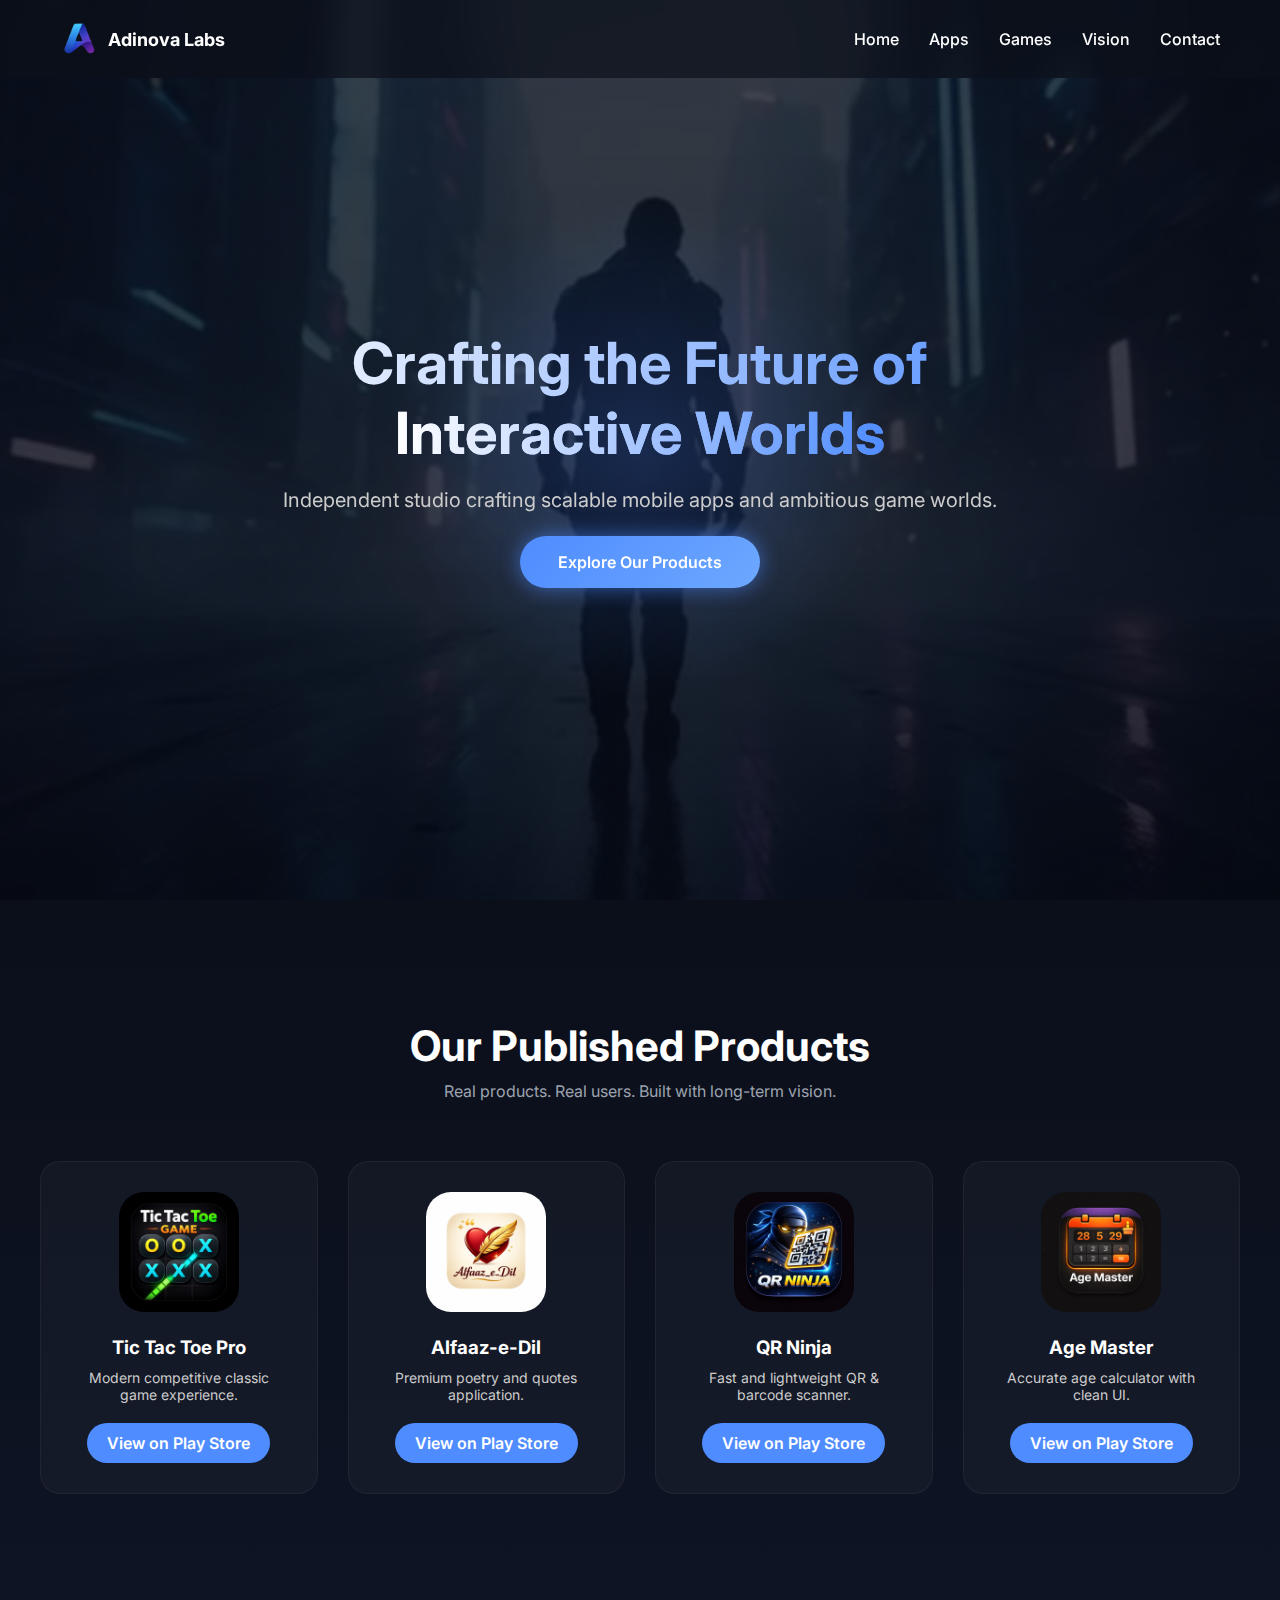
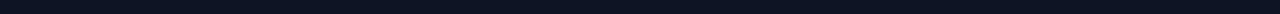
<file: index.html>
<!DOCTYPE html>
<html lang="en">
<head>
<meta charset="UTF-8">
<meta name="viewport" content="width=device-width, initial-scale=1.0">
<title>Adinova Labs | Mobile App & Game Studio</title>

<link href="https://fonts.googleapis.com/css2?family=Inter:wght@400;600;700;800&display=swap" rel="stylesheet">
<link rel="stylesheet" href="style.css">
</head>

<body>

<nav>
    <div class="logo">
        <img src="adinovalogo.png" alt="Adinova Labs Logo">
        <span>Adinova Labs</span>
    </div>

    <ul>
        <li><a href="#">Home</a></li>
        <li><a href="#">Apps</a></li>
        <li><a href="#">Games</a></li>
        <li><a href="#">Vision</a></li>
        <li><a href="#">Contact</a></li>
    </ul>
</nav>

<section class="hero">
    <video autoplay muted loop playsinline>
        <source src="hero-video.mp4" type="video/mp4">
    </video>

    <div class="hero-overlay"></div>

    <div class="floating-glow"></div>

    <div class="hero-content">
        <h1 class="fade-in">
Crafting the Future of
<span class="highlight">Interactive Worlds</span>
</h1>
        <p class="fade-in-delay">
            Independent studio crafting scalable mobile apps and ambitious game worlds.
        </p>
        <a href="#" class="btn glow-btn fade-in-delay-2">Explore Our Products</a>
    </div>
</section>
    <section class="products">
    <div class="products-container">
        <h2>Our Published Products</h2>
        <p class="subtitle">Real products. Real users. Built with long-term vision.</p>

        <div class="product-grid">

            <div class="product-card">
                <img src="tictactoe.png" alt="Tic Tac Toe Pro">
                <h3>Tic Tac Toe Pro</h3>
                <p>Modern competitive classic game experience.</p>
                <a href="#" class="product-btn">View on Play Store</a>
            </div>

            <div class="product-card">
                <img src="alfaaz.png" alt="Alfaaz-e-Dil">
                <h3>Alfaaz-e-Dil</h3>
                <p>Premium poetry and quotes application.</p>
                <a href="#" class="product-btn">View on Play Store</a>
            </div>

            <div class="product-card">
                <img src="qrninja.png" alt="QR Ninja">
                <h3>QR Ninja</h3>
                <p>Fast and lightweight QR & barcode scanner.</p>
                <a href="#" class="product-btn">View on Play Store</a>
            </div>

            <div class="product-card">
                <img src="agemaster.png" alt="Age Master">
                <h3>Age Master</h3>
                <p>Accurate age calculator with clean UI.</p>
                <a href="#" class="product-btn">View on Play Store</a>
            </div>

        </div>
    </div>
</section>
</body>
</html>
</file>
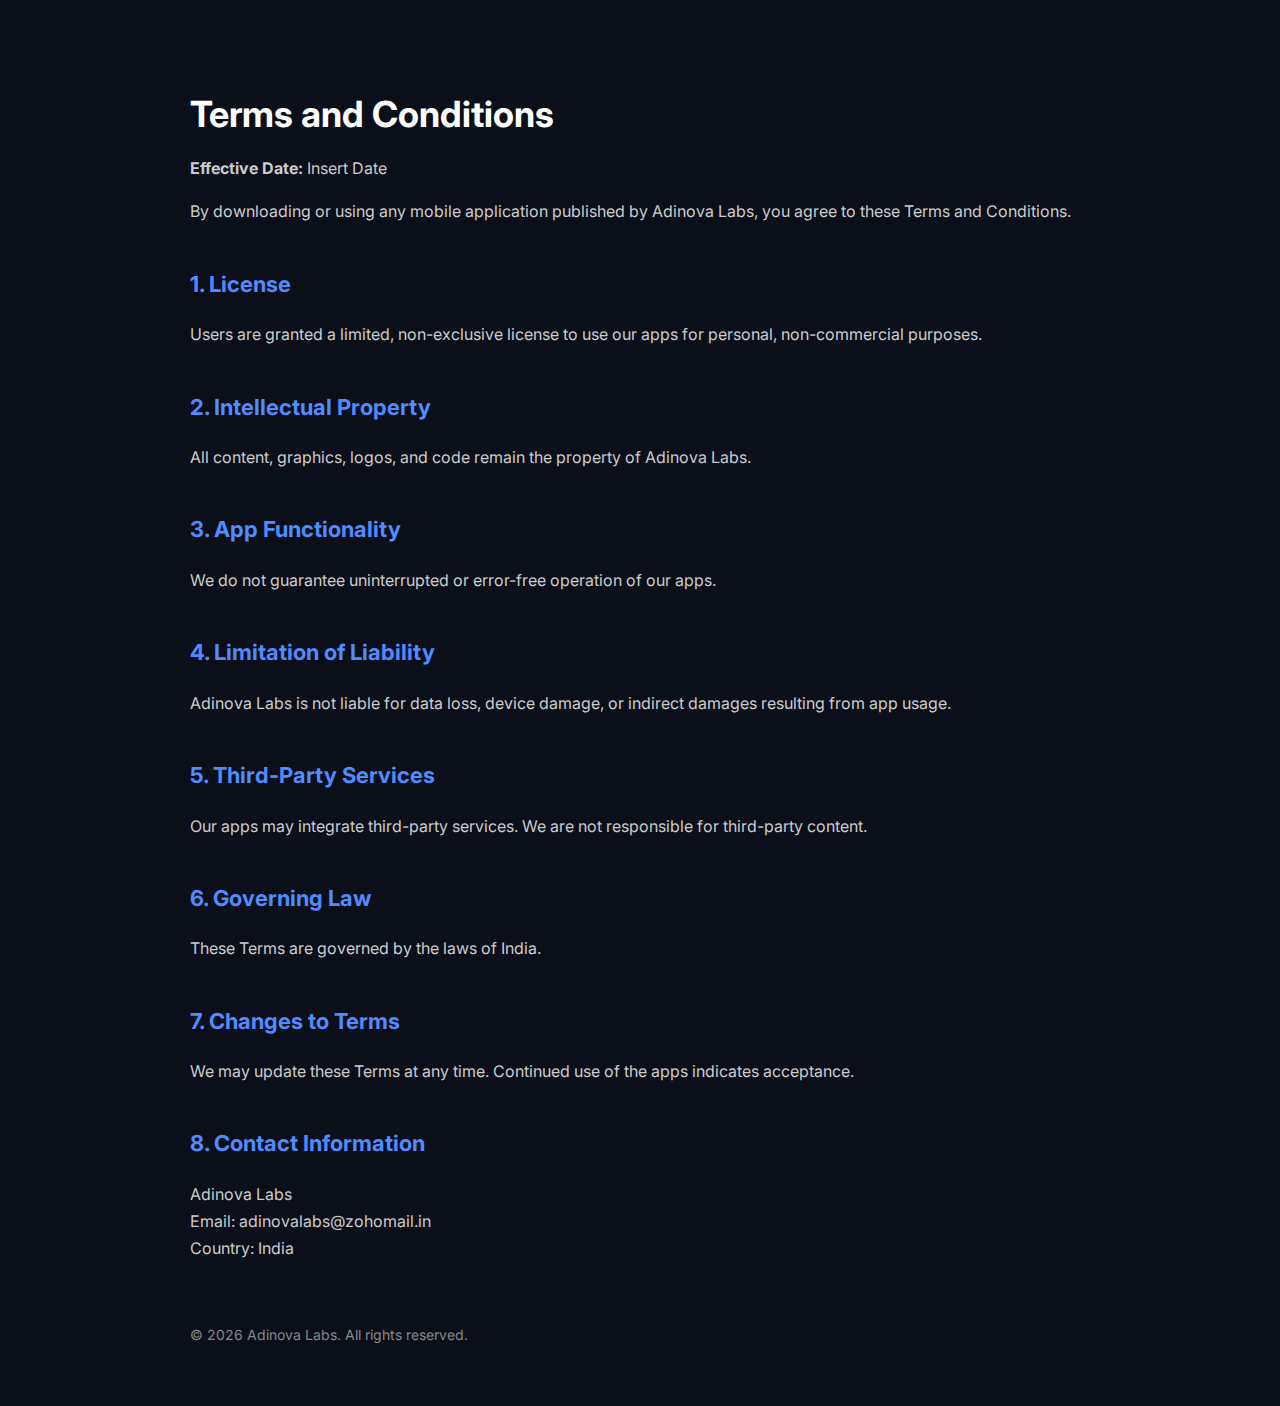
<file: terms.html>
<!DOCTYPE html>
<html lang="en">
<head>
<meta charset="UTF-8">
<meta name="viewport" content="width=device-width, initial-scale=1.0">
<title>Terms & Conditions | Adinova Labs</title>
<link href="https://fonts.googleapis.com/css2?family=Inter:wght@400;600;700&display=swap" rel="stylesheet">
<style>
body {
    margin: 0;
    font-family: 'Inter', sans-serif;
    background-color: #0B0F1A;
    color: #ffffff;
    line-height: 1.7;
}
.container {
    max-width: 900px;
    margin: auto;
    padding: 60px 20px;
}
h1 {
    font-size: 36px;
    margin-bottom: 10px;
}
h2 {
    margin-top: 40px;
    font-size: 22px;
    color: #4F8CFF;
}
p {
    margin-top: 10px;
    color: #cccccc;
}
.footer {
    margin-top: 60px;
    font-size: 14px;
    color: #888;
}
</style>
</head>
<body>

<div class="container">
<h1>Terms and Conditions</h1>
<p><strong>Effective Date:</strong> Insert Date</p>

<p>By downloading or using any mobile application published by Adinova Labs, you agree to these Terms and Conditions.</p>

<h2>1. License</h2>
<p>Users are granted a limited, non-exclusive license to use our apps for personal, non-commercial purposes.</p>

<h2>2. Intellectual Property</h2>
<p>All content, graphics, logos, and code remain the property of Adinova Labs.</p>

<h2>3. App Functionality</h2>
<p>We do not guarantee uninterrupted or error-free operation of our apps.</p>

<h2>4. Limitation of Liability</h2>
<p>Adinova Labs is not liable for data loss, device damage, or indirect damages resulting from app usage.</p>

<h2>5. Third-Party Services</h2>
<p>Our apps may integrate third-party services. We are not responsible for third-party content.</p>

<h2>6. Governing Law</h2>
<p>These Terms are governed by the laws of India.</p>

<h2>7. Changes to Terms</h2>
<p>We may update these Terms at any time. Continued use of the apps indicates acceptance.</p>

<h2>8. Contact Information</h2>
<p>
Adinova Labs<br>
Email: adinovalabs@zohomail.in<br>
Country: India
</p>

<div class="footer">
© 2026 Adinova Labs. All rights reserved.
</div>
</div>

</body>
</html>
</file>
<file: style.css>
/* RESET */
* {
  margin: 0;
  padding: 0;
  box-sizing: border-box;
}

body {
  font-family: 'Inter', sans-serif;
  background-color: #0B0F1A;
  color: white;
}

/* NAVBAR */
nav {
  position: fixed;
  width: 100%;
  top: 0;
  left: 0;
  padding: 20px 60px;
  display: flex;
  justify-content: space-between;
  align-items: center;
  background: rgba(11, 15, 26, 0.7);
  backdrop-filter: blur(12px);
  z-index: 1000;
}

nav ul {
  list-style: none;
  display: flex;
  gap: 30px;
}

nav ul li a {
  text-decoration: none;
  color: white;
  font-weight: 500;
  transition: 0.3s;
}

nav ul li a:hover {
  color: #4F8CFF;
}

/* LOGO */
.logo {
  display: flex;
  align-items: center;
  gap: 10px;
}

.logo img {
  width: 38px;
  height: 38px;
  object-fit: contain;
}

.logo span {
  font-weight: 700;
  font-size: 18px;
}

/* HERO */
.hero {
  position: relative;
  height: 100vh;
  width: 100%;
  overflow: hidden;
  display: flex;
  align-items: center;
  justify-content: center;
  text-align: center;
}

.hero video {
  position: absolute;
  top: 50%;
  left: 50%;
  min-width: 100%;
  min-height: 100%;
  transform: translate(-50%, -50%);
  object-fit: cover;
  z-index: -2;
}

.hero-overlay {
  position: absolute;
  width: 100%;
  height: 100%;
  background: linear-gradient(
    to bottom,
    rgba(5,10,20,0.75),
    rgba(5,10,20,0.85)
  );
  z-index: -1;
}

/* Floating Glow */
.floating-glow {
  position: absolute;
  width: 500px;
  height: 500px;
  background: radial-gradient(circle, rgba(79,140,255,0.25), transparent 70%);
  top: 50%;
  left: 50%;
  transform: translate(-50%, -50%);
  animation: floatGlow 6s ease-in-out infinite alternate;
  z-index: -1;
}

@keyframes floatGlow {
  0% { transform: translate(-50%, -50%) scale(1); }
  100% { transform: translate(-50%, -45%) scale(1.1); }
}

.hero-content {
  max-width: 900px;
  margin: 0 auto;
  padding: 20px;
}

.hero-content h1 {
  font-size: 58px;
  margin-bottom: 20px;
  background: linear-gradient(to right, #ffffff, #4F8CFF);
  -webkit-background-clip: text;
  -webkit-text-fill-color: transparent;
}

.hero-content p {
  font-size: 20px;
  color: #cccccc;
  margin-bottom: 40px;
}

/* BUTTON */
.btn {
  padding: 16px 38px;
  background: linear-gradient(135deg, #4F8CFF, #6DA8FF);
  border-radius: 40px;
  text-decoration: none;
  color: white;
  font-weight: 600;
  transition: 0.3s;
  box-shadow: 0 0 25px rgba(79,140,255,0.4);
}

.btn:hover {
  transform: translateY(-3px);
  box-shadow: 0 0 40px rgba(79,140,255,0.7);
}

.glow-btn {
  box-shadow: 0 0 20px rgba(79,140,255,0.6);
}

/* PRODUCTS SECTION */
.products {
  padding: 120px 20px;
  background: linear-gradient(to bottom, #0B0F1A, #0E1424);
  text-align: center;
}

.products-container {
  max-width: 1200px;
  margin: auto;
}

.products h2 {
  font-size: 42px;
  margin-bottom: 10px;
}

.subtitle {
  color: #9ca3af;
  margin-bottom: 60px;
}

.product-grid {
  display: grid;
  grid-template-columns: repeat(auto-fit, minmax(250px, 1fr));
  gap: 30px;
}

.product-card {
  background: rgba(255,255,255,0.03);
  padding: 30px;
  border-radius: 20px;
  transition: all 0.3s ease;
  border: 1px solid rgba(255,255,255,0.05);
}

.product-card:hover {
  transform: translateY(-10px) scale(1.02);
  border: 1px solid #4F8CFF;
  box-shadow: 0 0 25px rgba(79,140,255,0.3);
}

.product-card img {
  width: 120px;
  height: 120px;
  object-fit: cover;
  border-radius: 25px;
  margin-bottom: 20px;
}

.product-card h3 {
  margin-bottom: 10px;
}

.product-card p {
  color: #cccccc;
  font-size: 14px;
  margin-bottom: 20px;
}

.product-btn {
  display: inline-block;
  padding: 10px 20px;
  background: #4F8CFF;
  border-radius: 25px;
  text-decoration: none;
  color: white;
  font-weight: 600;
  transition: 0.3s;
}

.product-btn:hover {
  background: #3674e8;
}
nav {
  transition: 0.4s ease;
}

body.scrolled nav {
  background: rgba(11, 15, 26, 0.95);
}
.highlight {
  background: linear-gradient(to right, #ffffff, #4F8CFF);
  -webkit-background-clip: text;
  -webkit-text-fill-color: transparent;
}
</file>
